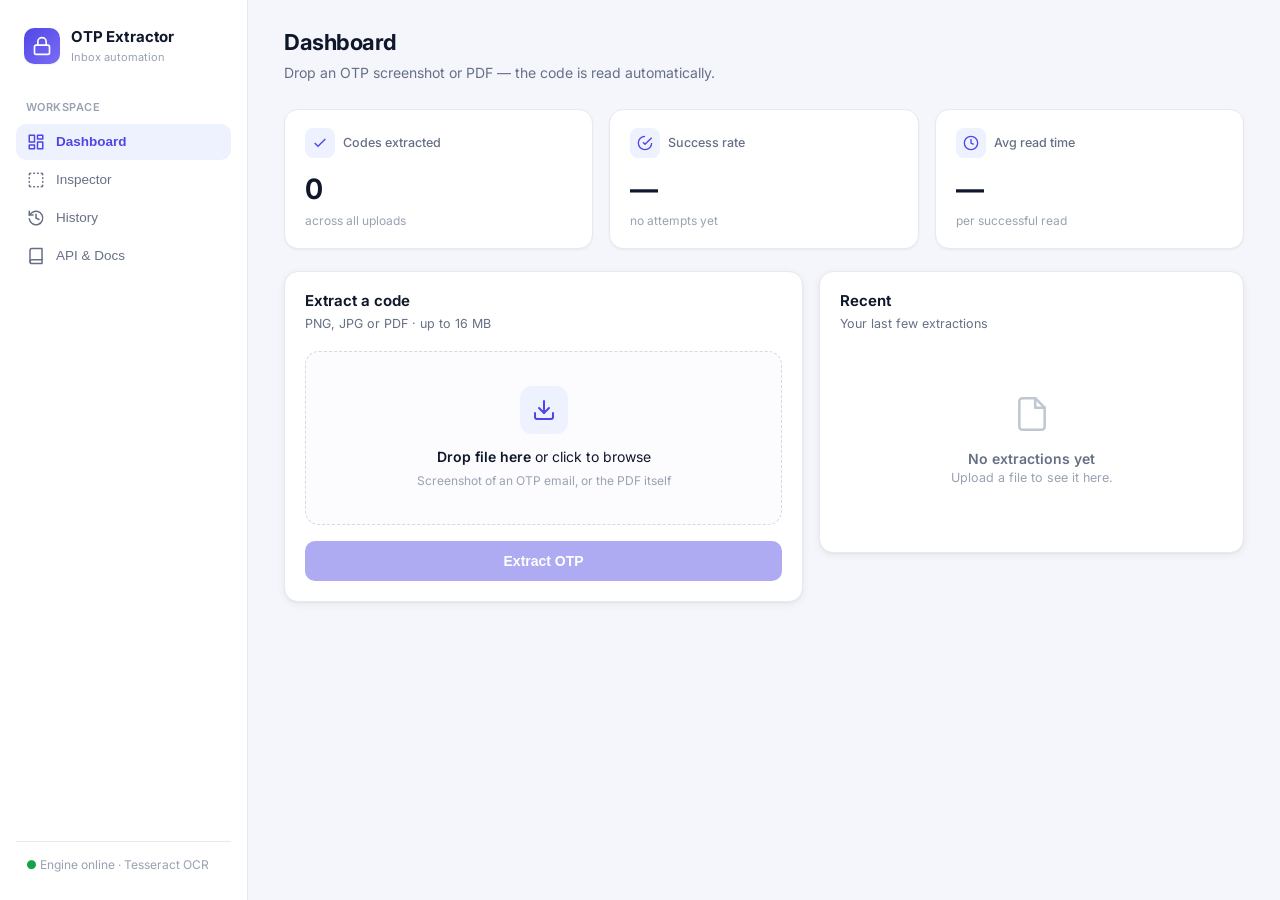
<file: static/index.html>
<!DOCTYPE html>
<html lang="en">
<head>
  <meta charset="UTF-8" />
  <meta name="viewport" content="width=device-width, initial-scale=1.0" />
  <title>OTP Extractor — Dashboard</title>
  <link rel="preconnect" href="https://fonts.googleapis.com" />
  <link href="https://fonts.googleapis.com/css2?family=Inter:wght@400;500;600;700;800&display=swap" rel="stylesheet" />
  <link rel="stylesheet" href="styles.css" />
</head>
<body>
  <div class="app">
    <!-- Sidebar -->
    <aside class="sidebar">
      <div class="brand">
        <div class="logo">
          <svg viewBox="0 0 24 24" fill="none" stroke="currentColor" stroke-width="2" stroke-linecap="round" stroke-linejoin="round"><rect x="3" y="11" width="18" height="11" rx="2"/><path d="M7 11V7a5 5 0 0 1 10 0v4"/></svg>
        </div>
        <div>
          <div class="name">OTP Extractor</div>
          <div class="tag">Inbox automation</div>
        </div>
      </div>

      <nav class="nav">
        <div class="nav-label">Workspace</div>
        <button class="nav-item active" data-view="dashboard">
          <svg viewBox="0 0 24 24" fill="none" stroke="currentColor" stroke-width="2" stroke-linecap="round" stroke-linejoin="round"><rect x="3" y="3" width="7" height="9"/><rect x="14" y="3" width="7" height="5"/><rect x="14" y="12" width="7" height="9"/><rect x="3" y="16" width="7" height="5"/></svg>
          Dashboard
        </button>
        <button class="nav-item" data-view="inspect">
          <svg viewBox="0 0 24 24" fill="none" stroke="currentColor" stroke-width="2" stroke-linecap="round" stroke-linejoin="round"><path d="M5 3a2 2 0 0 0-2 2"/><path d="M19 3a2 2 0 0 1 2 2"/><path d="M21 19a2 2 0 0 1-2 2"/><path d="M5 21a2 2 0 0 1-2-2"/><path d="M9 3h1"/><path d="M9 21h1"/><path d="M14 3h1"/><path d="M14 21h1"/><path d="M3 9v1"/><path d="M21 9v1"/><path d="M3 14v1"/><path d="M21 14v1"/></svg>
          Inspector
        </button>
        <button class="nav-item" data-view="history">
          <svg viewBox="0 0 24 24" fill="none" stroke="currentColor" stroke-width="2" stroke-linecap="round" stroke-linejoin="round"><path d="M3 3v5h5"/><path d="M3.05 13A9 9 0 1 0 6 5.3L3 8"/><path d="M12 7v5l4 2"/></svg>
          History
        </button>
        <button class="nav-item" data-view="docs">
          <svg viewBox="0 0 24 24" fill="none" stroke="currentColor" stroke-width="2" stroke-linecap="round" stroke-linejoin="round"><path d="M4 19.5A2.5 2.5 0 0 1 6.5 17H20"/><path d="M6.5 2H20v20H6.5A2.5 2.5 0 0 1 4 19.5v-15A2.5 2.5 0 0 1 6.5 2z"/></svg>
          API &amp; Docs
        </button>
      </nav>

      <div class="sidebar-foot">
        <span class="dot">●</span> Engine online · Tesseract OCR
      </div>
    </aside>

    <!-- Main -->
    <main class="main">
      <header class="topbar">
        <div>
          <h1 id="pageTitle">Dashboard</h1>
          <p id="pageSub">Drop an OTP screenshot or PDF — the code is read automatically.</p>
        </div>
      </header>

      <div class="content">
        <!-- DASHBOARD VIEW -->
        <section class="view active" data-view="dashboard">
          <div class="stats" id="statsRow">
            <div class="stat">
              <div class="k"><span class="ic"><svg viewBox="0 0 24 24" fill="none" stroke="currentColor" stroke-width="2"><path d="M20 6 9 17l-5-5"/></svg></span> Codes extracted</div>
              <div class="v" id="statTotal">0</div>
              <div class="sub">across all uploads</div>
            </div>
            <div class="stat">
              <div class="k"><span class="ic"><svg viewBox="0 0 24 24" fill="none" stroke="currentColor" stroke-width="2"><path d="M22 12A10 10 0 1 1 12 2"/><path d="M22 4 12 14.01l-3-3"/></svg></span> Success rate</div>
              <div class="v" id="statRate">—</div>
              <div class="sub" id="statRateSub">no attempts yet</div>
            </div>
            <div class="stat">
              <div class="k"><span class="ic"><svg viewBox="0 0 24 24" fill="none" stroke="currentColor" stroke-width="2"><circle cx="12" cy="12" r="10"/><path d="M12 6v6l4 2"/></svg></span> Avg read time</div>
              <div class="v" id="statAvg">—</div>
              <div class="sub">per successful read</div>
            </div>
          </div>

          <div class="grid">
            <!-- Extractor -->
            <div class="card">
              <div class="card-head">
                <h2>Extract a code</h2>
                <p>PNG, JPG or PDF · up to 16 MB</p>
              </div>
              <div class="card-body">
                <label class="drop" id="drop">
                  <div class="ic"><svg viewBox="0 0 24 24" fill="none" stroke="currentColor" stroke-width="2" stroke-linecap="round" stroke-linejoin="round"><path d="M21 15v4a2 2 0 0 1-2 2H5a2 2 0 0 1-2-2v-4"/><path d="m7 10 5 5 5-5"/><path d="M12 15V3"/></svg></div>
                  <div><strong>Drop file here</strong> or click to browse</div>
                  <div class="hint">Screenshot of an OTP email, or the PDF itself</div>
                  <input type="file" id="file" accept="image/*,.pdf" />
                </label>

                <div class="preview" id="preview">
                  <img id="previewImg" alt="preview" style="display:none" />
                  <div class="filebox" id="fileBox" style="display:none"><svg viewBox="0 0 24 24" fill="none" stroke="currentColor" stroke-width="2" stroke-linecap="round" stroke-linejoin="round"><path d="M14 2H6a2 2 0 0 0-2 2v16a2 2 0 0 0 2 2h12a2 2 0 0 0 2-2V8z"/><path d="M14 2v6h6"/></svg></div>
                  <div class="meta">
                    <div class="fn" id="fname"></div>
                    <div class="fs" id="fsize"></div>
                  </div>
                </div>

                <button class="btn" id="extractBtn" disabled>Extract OTP</button>

                <div class="result" id="result">
                  <div class="result-top">
                    <div>
                      <div class="lbl" id="resultLabel">Detected OTP</div>
                      <div class="otp" id="otp"></div>
                    </div>
                    <button class="copy" id="copyBtn">
                      <svg viewBox="0 0 24 24" fill="none" stroke="currentColor" stroke-width="2" stroke-linecap="round" stroke-linejoin="round"><rect x="9" y="9" width="13" height="13" rx="2"/><path d="M5 15H4a2 2 0 0 1-2-2V4a2 2 0 0 1 2-2h9a2 2 0 0 1 2 2v1"/></svg>
                      Copy
                    </button>
                  </div>
                  <div class="cands" id="cands" style="display:none">
                    <div class="ct">Candidates considered — the engine rejected the decoys and picked the labelled code:</div>
                    <div class="chips" id="chips"></div>
                  </div>
                  <div class="meta-row" id="metaRow" style="display:none"></div>
                </div>
              </div>
            </div>

            <!-- Recent -->
            <div class="card">
              <div class="card-head">
                <h2>Recent</h2>
                <p>Your last few extractions</p>
              </div>
              <div class="card-body" id="recentBody">
                <!-- filled by JS -->
              </div>
            </div>
          </div>
        </section>

        <!-- INSPECTOR VIEW -->
        <section class="view" data-view="inspect">
          <div class="card" style="margin-bottom:16px">
            <div class="card-head">
              <h2>Pipeline inspector</h2>
              <p>See the two stages separately — how predicting on the <b>cropped arrow-row</b> differs from predicting on the <b>full image</b>.</p>
            </div>
            <div class="card-body">
              <label class="drop" id="idrop">
                <div class="ic"><svg viewBox="0 0 24 24" fill="none" stroke="currentColor" stroke-width="2" stroke-linecap="round" stroke-linejoin="round"><path d="m21 21-4.3-4.3"/><circle cx="11" cy="11" r="8"/></svg></div>
                <div><strong>Drop an image</strong> or click to browse</div>
                <div class="hint">PNG or JPG · the inspector visualises each stage</div>
                <input type="file" id="ifile" accept="image/*" />
              </label>
              <button class="btn" id="inspectBtn" disabled>Run inspector</button>
            </div>
          </div>

          <div id="inspectOut" style="display:none">
            <!-- Stage 1: cropping -->
            <div class="stage-grid">
              <div class="card">
                <div class="card-head"><h2>1 · Cropping</h2><p id="cropDesc">Green arrow detected by colour → horizontal crop band</p></div>
                <div class="card-body" style="text-align:center">
                  <canvas id="origCanvas" class="insp-canvas"></canvas>
                  <div class="insp-legend">
                    <span><span class="sw sw-arrow"></span>Detected arrow</span>
                    <span><span class="sw sw-band"></span>Crop band</span>
                  </div>
                </div>
              </div>
              <div class="card">
                <div class="card-head"><h2>2 · Cropped row</h2><p>The strip fed to OCR — decoy rows removed</p></div>
                <div class="card-body" style="text-align:center">
                  <canvas id="cropCanvas" class="insp-canvas insp-strip"></canvas>
                  <div class="insp-legend" id="cropNote"></div>
                </div>
              </div>
            </div>

            <!-- Stage 2: prediction, two ways -->
            <div class="section-head" style="margin-top:6px"><h2>Prediction — two ways</h2></div>
            <div class="stage-grid">
              <div class="card insp-pred" id="predFull">
                <div class="card-head"><h2>On full image</h2><p>Whole image OCR'd at once</p></div>
                <div class="card-body">
                  <div class="insp-otp" id="fullOtp">—</div>
                  <div class="chips" id="fullChips"></div>
                </div>
              </div>
              <div class="card insp-pred" id="predCrop">
                <div class="card-head"><h2>On cropped row</h2><p>OCR of just the arrow strip</p></div>
                <div class="card-body">
                  <div class="insp-otp" id="cropOtp">—</div>
                  <div class="chips" id="cropChips"></div>
                </div>
              </div>
            </div>

            <!-- Final -->
            <div class="card insp-final" id="finalCard">
              <div class="card-body insp-final-body">
                <div>
                  <div class="lbl">Final result (merged)</div>
                  <div class="insp-final-otp" id="finalOtp">—</div>
                </div>
                <div class="insp-verdict" id="verdict"></div>
              </div>
            </div>
          </div>
        </section>

        <!-- HISTORY VIEW -->
        <section class="view" data-view="history">
          <div class="section-head">
            <h2>Extraction history</h2>
            <button class="btn-ghost" id="clearBtn">Clear history</button>
          </div>
          <div class="card">
            <div class="table-wrap">
              <table>
                <thead>
                  <tr><th>When</th><th>File</th><th>Result</th><th>Status</th><th>Time</th></tr>
                </thead>
                <tbody id="historyBody"></tbody>
              </table>
            </div>
          </div>
        </section>

        <!-- DOCS VIEW -->
        <section class="view" data-view="docs">
          <div class="grid">
            <div class="card">
              <div class="card-head"><h2>How it works</h2></div>
              <div class="card-body">
                <div class="steps">
                  <div class="step"><div class="n">1</div><div class="stx"><b>OCR the image</b><p>Tesseract reads every token and its position (sparse-text mode).</p></div></div>
                  <div class="step"><div class="n">2</div><div class="stx"><b>Collect candidates</b><p>Every 4–8 digit group becomes a candidate — including decoys.</p></div></div>
                  <div class="step"><div class="n">3</div><div class="stx"><b>Find the label</b><p>Locates the “OTP” / arrow marker and picks the digit group nearest it, biased rightward along the arrow.</p></div></div>
                  <div class="step"><div class="n">4</div><div class="stx"><b>Fallback pass</b><p>For low-contrast images it retries on a grayscale → upscale → denoise → threshold version.</p></div></div>
                </div>
              </div>
            </div>
            <div class="card">
              <div class="card-head"><h2>API</h2><p>Same endpoint the dashboard uses</p></div>
              <div class="card-body">
                <pre><span class="tok-c"># POST a file, get JSON back</span>
curl -X POST http://localhost:5000/extract \
  -F "file=@otp_sample.jpg"

<span class="tok-c"># → { "otp": "753050",</span>
<span class="tok-c">#     "candidates": ["753050","257181","045308"],</span>
<span class="tok-c">#     "rejected": ["257181","045308"],</span>
<span class="tok-c">#     "ms": 1240 }</span></pre>
              </div>
            </div>
          </div>
        </section>
      </div>
    </main>
  </div>

  <div class="toast" id="toast"></div>
  <script src="config.js"></script>
  <script src="app.js"></script>
</body>
</html>
</file>
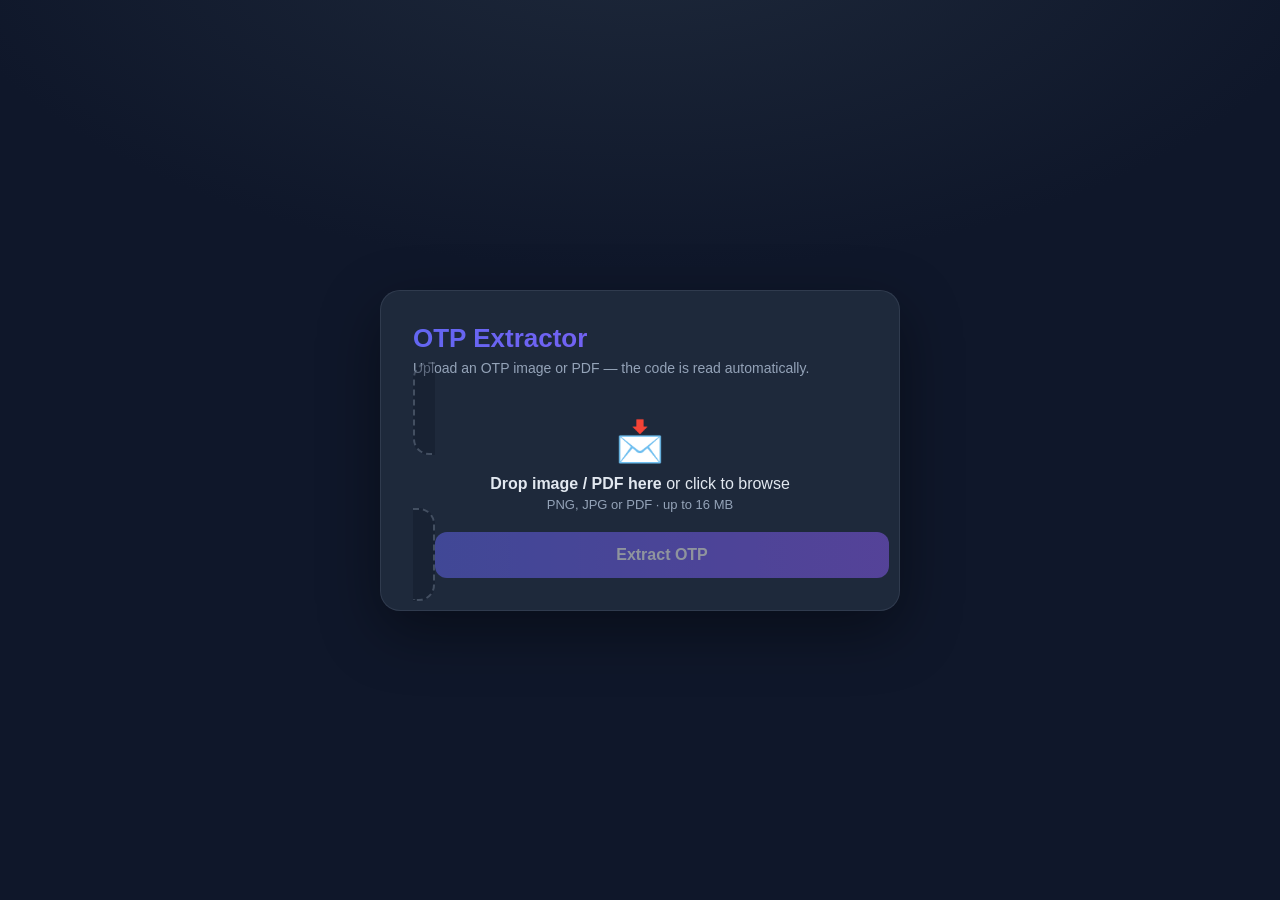
<file: templates/index.html>
<!DOCTYPE html>
<html lang="en">
<head>
  <meta charset="UTF-8" />
  <meta name="viewport" content="width=device-width, initial-scale=1.0" />
  <title>OTP Extractor</title>
  <style>
    :root {
      --bg: #0f172a;
      --card: #1e293b;
      --accent: #6366f1;
      --accent-2: #8b5cf6;
      --text: #e2e8f0;
      --muted: #94a3b8;
      --ok: #22c55e;
      --err: #ef4444;
    }
    * { box-sizing: border-box; margin: 0; padding: 0; }
    body {
      font-family: -apple-system, BlinkMacSystemFont, "Segoe UI", Roboto, sans-serif;
      background: radial-gradient(1200px 600px at 50% -10%, #1e293b 0%, var(--bg) 60%);
      color: var(--text);
      min-height: 100vh;
      display: flex;
      align-items: center;
      justify-content: center;
      padding: 24px;
    }
    .card {
      width: 100%;
      max-width: 520px;
      background: var(--card);
      border: 1px solid rgba(148, 163, 184, 0.15);
      border-radius: 20px;
      padding: 32px;
      box-shadow: 0 20px 60px rgba(0, 0, 0, 0.4);
    }
    .title {
      font-size: 26px;
      font-weight: 700;
      background: linear-gradient(90deg, var(--accent), var(--accent-2));
      -webkit-background-clip: text;
      background-clip: text;
      -webkit-text-fill-color: transparent;
      margin-bottom: 6px;
    }
    .subtitle { color: var(--muted); font-size: 14px; margin-bottom: 24px; }
    .drop {
      border: 2px dashed rgba(148, 163, 184, 0.35);
      border-radius: 16px;
      padding: 36px 20px;
      text-align: center;
      cursor: pointer;
      transition: all 0.2s ease;
      background: rgba(15, 23, 42, 0.4);
    }
    .drop:hover, .drop.drag { border-color: var(--accent); background: rgba(99, 102, 241, 0.08); }
    .drop .icon { font-size: 40px; margin-bottom: 10px; }
    .drop .hint { color: var(--muted); font-size: 13px; margin-top: 4px; }
    input[type=file] { display: none; }
    .preview {
      margin-top: 20px;
      display: none;
      text-align: center;
    }
    .preview img {
      max-width: 100%;
      max-height: 260px;
      border-radius: 12px;
      border: 1px solid rgba(148, 163, 184, 0.2);
    }
    .preview .fname { color: var(--muted); font-size: 13px; margin-top: 8px; }
    .btn {
      width: 100%;
      margin-top: 20px;
      padding: 14px;
      border: none;
      border-radius: 12px;
      font-size: 16px;
      font-weight: 600;
      color: white;
      background: linear-gradient(90deg, var(--accent), var(--accent-2));
      cursor: pointer;
      transition: transform 0.1s ease, opacity 0.2s ease;
    }
    .btn:hover { transform: translateY(-1px); }
    .btn:disabled { opacity: 0.5; cursor: not-allowed; transform: none; }
    .result {
      margin-top: 24px;
      display: none;
      text-align: center;
      padding: 24px;
      border-radius: 16px;
      background: rgba(15, 23, 42, 0.6);
      border: 1px solid rgba(148, 163, 184, 0.15);
    }
    .result .label { color: var(--muted); font-size: 13px; text-transform: uppercase; letter-spacing: 1px; }
    .result .otp {
      font-size: 44px;
      font-weight: 800;
      letter-spacing: 8px;
      margin: 12px 0;
      font-variant-numeric: tabular-nums;
      color: var(--ok);
    }
    .result.error .otp { color: var(--err); font-size: 18px; letter-spacing: 0; font-weight: 600; }
    .copy {
      margin-top: 8px;
      padding: 8px 18px;
      font-size: 13px;
      border: 1px solid rgba(148, 163, 184, 0.3);
      border-radius: 8px;
      background: transparent;
      color: var(--text);
      cursor: pointer;
    }
    .copy:hover { border-color: var(--accent); }
    .spinner {
      display: inline-block;
      width: 18px; height: 18px;
      border: 2px solid rgba(255,255,255,0.4);
      border-top-color: white;
      border-radius: 50%;
      animation: spin 0.7s linear infinite;
      vertical-align: middle;
    }
    @keyframes spin { to { transform: rotate(360deg); } }
  </style>
</head>
<body>
  <div class="card">
    <div class="title">OTP Extractor</div>
    <div class="subtitle">Upload an OTP image or PDF — the code is read automatically.</div>

    <label class="drop" id="drop">
      <div class="icon">📩</div>
      <div><strong>Drop image / PDF here</strong> or click to browse</div>
      <div class="hint">PNG, JPG or PDF · up to 16 MB</div>
      <input type="file" id="file" accept="image/*,.pdf" />
    </label>

    <div class="preview" id="preview">
      <img id="previewImg" alt="preview" />
      <div class="fname" id="fname"></div>
    </div>

    <button class="btn" id="extractBtn" disabled>Extract OTP</button>

    <div class="result" id="result">
      <div class="label" id="resultLabel">Detected OTP</div>
      <div class="otp" id="otp"></div>
      <button class="copy" id="copyBtn">Copy</button>
    </div>
  </div>

  <script>
    const drop = document.getElementById('drop');
    const fileInput = document.getElementById('file');
    const preview = document.getElementById('preview');
    const previewImg = document.getElementById('previewImg');
    const fname = document.getElementById('fname');
    const extractBtn = document.getElementById('extractBtn');
    const result = document.getElementById('result');
    const resultLabel = document.getElementById('resultLabel');
    const otpEl = document.getElementById('otp');
    const copyBtn = document.getElementById('copyBtn');
    let selectedFile = null;

    function setFile(file) {
      selectedFile = file;
      result.style.display = 'none';
      fname.textContent = file.name;
      if (file.type.startsWith('image/')) {
        const url = URL.createObjectURL(file);
        previewImg.src = url;
        previewImg.style.display = 'block';
      } else {
        previewImg.style.display = 'none';
      }
      preview.style.display = 'block';
      extractBtn.disabled = false;
    }

    drop.addEventListener('dragover', e => { e.preventDefault(); drop.classList.add('drag'); });
    drop.addEventListener('dragleave', () => drop.classList.remove('drag'));
    drop.addEventListener('drop', e => {
      e.preventDefault();
      drop.classList.remove('drag');
      if (e.dataTransfer.files.length) { fileInput.files = e.dataTransfer.files; setFile(e.dataTransfer.files[0]); }
    });
    fileInput.addEventListener('change', () => { if (fileInput.files.length) setFile(fileInput.files[0]); });

    extractBtn.addEventListener('click', async () => {
      if (!selectedFile) return;
      extractBtn.disabled = true;
      extractBtn.innerHTML = '<span class="spinner"></span> Extracting…';
      result.style.display = 'none';

      const fd = new FormData();
      fd.append('file', selectedFile);
      try {
        const res = await fetch('/extract', { method: 'POST', body: fd });
        const data = await res.json();
        if (res.ok) {
          result.classList.remove('error');
          resultLabel.textContent = 'Detected OTP';
          otpEl.textContent = data.otp;
          copyBtn.style.display = 'inline-block';
        } else {
          result.classList.add('error');
          resultLabel.textContent = 'Error';
          otpEl.textContent = data.error || 'Something went wrong';
          copyBtn.style.display = 'none';
        }
      } catch (err) {
        result.classList.add('error');
        resultLabel.textContent = 'Error';
        otpEl.textContent = 'Request failed';
        copyBtn.style.display = 'none';
      }
      result.style.display = 'block';
      extractBtn.disabled = false;
      extractBtn.textContent = 'Extract OTP';
    });

    copyBtn.addEventListener('click', () => {
      navigator.clipboard.writeText(otpEl.textContent);
      copyBtn.textContent = 'Copied!';
      setTimeout(() => copyBtn.textContent = 'Copy', 1500);
    });
  </script>
</body>
</html>
</file>
<file: static/styles.css>
/* OTP Extractor — clean light SaaS dashboard */
:root {
  --bg: #f5f6fb;
  --panel: #ffffff;
  --border: #e7e9f0;
  --border-strong: #d6d9e4;
  --text: #0f172a;
  --muted: #667085;
  --muted-2: #98a2b3;
  --accent: #4f46e5;
  --accent-hover: #4338ca;
  --accent-soft: #eef2ff;
  --ok: #15a34a;
  --ok-soft: #ecfdf3;
  --warn: #b54708;
  --warn-soft: #fffaeb;
  --err: #d92d20;
  --err-soft: #fef3f2;
  --shadow-sm: 0 1px 2px rgba(16, 24, 40, 0.05);
  --shadow: 0 2px 8px rgba(16, 24, 40, 0.06), 0 1px 2px rgba(16, 24, 40, 0.04);
  --shadow-lg: 0 16px 40px rgba(16, 24, 40, 0.10);
  --radius: 14px;
  --radius-sm: 10px;
  --sidebar: 248px;
}

* { box-sizing: border-box; margin: 0; padding: 0; }

body {
  font-family: "Inter", -apple-system, BlinkMacSystemFont, "Segoe UI", Roboto, sans-serif;
  background: var(--bg);
  color: var(--text);
  min-height: 100vh;
  -webkit-font-smoothing: antialiased;
  font-size: 14px;
  line-height: 1.5;
}

.app { display: flex; min-height: 100vh; }

/* ---------- Sidebar ---------- */
.sidebar {
  width: var(--sidebar);
  flex-shrink: 0;
  background: var(--panel);
  border-right: 1px solid var(--border);
  display: flex;
  flex-direction: column;
  padding: 22px 16px;
  position: sticky;
  top: 0;
  height: 100vh;
}
.brand {
  display: flex;
  align-items: center;
  gap: 11px;
  padding: 4px 8px 22px;
}
.brand .logo {
  width: 36px; height: 36px;
  border-radius: 10px;
  background: linear-gradient(135deg, var(--accent), #7c6cf6);
  display: grid;
  place-items: center;
  color: #fff;
  box-shadow: var(--shadow-sm);
}
.brand .logo svg { width: 20px; height: 20px; }
.brand .name { font-weight: 700; font-size: 15px; letter-spacing: -0.01em; }
.brand .tag { font-size: 11px; color: var(--muted-2); }

.nav { display: flex; flex-direction: column; gap: 2px; }
.nav-label {
  font-size: 11px; font-weight: 600; letter-spacing: 0.04em;
  text-transform: uppercase; color: var(--muted-2);
  padding: 12px 10px 6px;
}
.nav-item {
  display: flex; align-items: center; gap: 11px;
  padding: 9px 11px;
  border-radius: var(--radius-sm);
  color: var(--muted);
  font-weight: 500;
  cursor: pointer;
  border: none; background: none; width: 100%; text-align: left;
  font-size: 13.5px;
  transition: background 0.15s, color 0.15s;
}
.nav-item svg { width: 18px; height: 18px; flex-shrink: 0; }
.nav-item:hover { background: #f6f7fb; color: var(--text); }
.nav-item.active { background: var(--accent-soft); color: var(--accent); font-weight: 600; }

.sidebar-foot {
  margin-top: auto;
  padding: 14px 10px 4px;
  border-top: 1px solid var(--border);
  font-size: 12px;
  color: var(--muted-2);
}
.sidebar-foot .dot { color: var(--ok); }

/* ---------- Main ---------- */
.main { flex: 1; min-width: 0; }
.topbar {
  padding: 26px 36px 18px;
  display: flex;
  align-items: flex-end;
  justify-content: space-between;
  gap: 16px;
}
.topbar h1 { font-size: 22px; font-weight: 700; letter-spacing: -0.02em; }
.topbar p { color: var(--muted); margin-top: 3px; }
.content { padding: 8px 36px 48px; max-width: 1080px; }

.view { display: none; }
.view.active { display: block; animation: fade 0.25s ease; }
@keyframes fade { from { opacity: 0; transform: translateY(4px); } to { opacity: 1; transform: none; } }

/* ---------- Stat cards ---------- */
.stats { display: grid; grid-template-columns: repeat(3, 1fr); gap: 16px; margin-bottom: 22px; }
.stat {
  background: var(--panel);
  border: 1px solid var(--border);
  border-radius: var(--radius);
  padding: 18px 20px;
  box-shadow: var(--shadow-sm);
}
.stat .k { display: flex; align-items: center; gap: 8px; color: var(--muted); font-size: 12.5px; font-weight: 500; }
.stat .k .ic { width: 30px; height: 30px; border-radius: 8px; display: grid; place-items: center; background: var(--accent-soft); color: var(--accent); }
.stat .k .ic svg { width: 16px; height: 16px; }
.stat .v { font-size: 28px; font-weight: 700; margin-top: 10px; letter-spacing: -0.02em; font-variant-numeric: tabular-nums; }
.stat .sub { font-size: 12px; color: var(--muted-2); margin-top: 2px; }

/* ---------- Cards ---------- */
.grid { display: grid; grid-template-columns: 1.1fr 0.9fr; gap: 16px; align-items: start; }
@media (max-width: 880px) { .grid { grid-template-columns: 1fr; } .stats { grid-template-columns: 1fr; } .sidebar { display: none; } }

.card {
  background: var(--panel);
  border: 1px solid var(--border);
  border-radius: var(--radius);
  box-shadow: var(--shadow);
  overflow: hidden;
}
.card-head { padding: 18px 20px 0; }
.card-head h2 { font-size: 15px; font-weight: 650; }
.card-head p { color: var(--muted); font-size: 12.5px; margin-top: 2px; }
.card-body { padding: 18px 20px 20px; }

/* ---------- Dropzone ---------- */
.drop {
  border: 1.5px dashed var(--border-strong);
  border-radius: var(--radius);
  padding: 34px 20px;
  text-align: center;
  cursor: pointer;
  transition: border-color 0.18s, background 0.18s;
  background: #fcfcfe;
  display: block;
}
.drop:hover, .drop.drag { border-color: var(--accent); background: var(--accent-soft); }
.drop .ic {
  width: 48px; height: 48px; margin: 0 auto 12px;
  border-radius: 12px; background: var(--accent-soft); color: var(--accent);
  display: grid; place-items: center;
}
.drop .ic svg { width: 24px; height: 24px; }
.drop strong { font-weight: 600; }
.drop .hint { color: var(--muted-2); font-size: 12px; margin-top: 5px; }
input[type=file] { display: none; }

.preview { margin-top: 16px; display: none; align-items: center; gap: 14px; padding: 12px; background: #f8f9fc; border: 1px solid var(--border); border-radius: var(--radius-sm); }
.preview img { width: 72px; height: 72px; object-fit: cover; border-radius: 8px; border: 1px solid var(--border); background: #fff; }
.preview .filebox { width: 72px; height: 72px; border-radius: 8px; display: grid; place-items: center; background: var(--accent-soft); color: var(--accent); flex-shrink: 0; }
.preview .filebox svg { width: 28px; height: 28px; }
.preview .meta { min-width: 0; }
.preview .meta .fn { font-weight: 600; font-size: 13px; white-space: nowrap; overflow: hidden; text-overflow: ellipsis; }
.preview .meta .fs { color: var(--muted-2); font-size: 12px; }

.btn {
  width: 100%; margin-top: 16px;
  padding: 12px 16px;
  border: none; border-radius: var(--radius-sm);
  font-size: 14px; font-weight: 600; color: #fff;
  background: var(--accent);
  cursor: pointer;
  display: inline-flex; align-items: center; justify-content: center; gap: 8px;
  transition: background 0.15s, opacity 0.15s, transform 0.08s;
}
.btn:hover:not(:disabled) { background: var(--accent-hover); }
.btn:active:not(:disabled) { transform: translateY(1px); }
.btn:disabled { opacity: 0.45; cursor: not-allowed; }

.btn-ghost {
  background: var(--panel); color: var(--text);
  border: 1px solid var(--border-strong);
  padding: 8px 14px; border-radius: var(--radius-sm);
  font-size: 13px; font-weight: 600; cursor: pointer; width: auto; margin: 0;
}
.btn-ghost:hover { background: #f6f7fb; }

.spinner {
  width: 16px; height: 16px;
  border: 2px solid rgba(255,255,255,0.45);
  border-top-color: #fff; border-radius: 50%;
  animation: spin 0.7s linear infinite;
}
@keyframes spin { to { transform: rotate(360deg); } }

/* ---------- Result ---------- */
.result { margin-top: 16px; display: none; border-radius: var(--radius); border: 1px solid var(--border); overflow: hidden; }
.result.ok { border-color: #b7e4c7; }
.result.err { border-color: #fda29b; }
.result-top { padding: 18px 20px; display: flex; align-items: center; justify-content: space-between; gap: 12px; }
.result.ok .result-top { background: var(--ok-soft); }
.result.err .result-top { background: var(--err-soft); }
.result .lbl { font-size: 11px; text-transform: uppercase; letter-spacing: 0.06em; color: var(--muted); font-weight: 600; }
.result .otp { font-size: 34px; font-weight: 800; letter-spacing: 6px; font-variant-numeric: tabular-nums; color: var(--ok); line-height: 1.1; margin-top: 4px; }
.result.err .otp { font-size: 16px; letter-spacing: 0; color: var(--err); font-weight: 600; }
.copy { display: inline-flex; align-items: center; gap: 6px; padding: 9px 14px; border-radius: 9px; border: 1px solid var(--border-strong); background: #fff; color: var(--text); font-size: 13px; font-weight: 600; cursor: pointer; }
.copy:hover { border-color: var(--accent); color: var(--accent); }
.copy svg { width: 15px; height: 15px; }

.cands { padding: 14px 20px; border-top: 1px solid var(--border); background: #fff; }
.cands .ct { font-size: 12px; color: var(--muted); margin-bottom: 8px; }
.chips { display: flex; flex-wrap: wrap; gap: 7px; }
.chip { font-variant-numeric: tabular-nums; font-size: 13px; font-weight: 600; padding: 5px 11px; border-radius: 8px; border: 1px solid var(--border); background: #f8f9fc; color: var(--muted); }
.chip.picked { background: var(--ok-soft); color: var(--ok); border-color: #b7e4c7; }
.chip.picked::before { content: "✓ "; }
.meta-row { display: flex; gap: 14px; padding: 12px 20px; border-top: 1px solid var(--border); font-size: 12px; color: var(--muted-2); background: #fff; }
.meta-row b { color: var(--text); font-weight: 600; }

/* ---------- Table ---------- */
.table-wrap { overflow-x: auto; }
table { width: 100%; border-collapse: collapse; font-size: 13px; }
thead th { text-align: left; padding: 11px 16px; color: var(--muted); font-weight: 600; font-size: 11.5px; text-transform: uppercase; letter-spacing: 0.04em; border-bottom: 1px solid var(--border); background: #fbfbfd; }
tbody td { padding: 12px 16px; border-bottom: 1px solid var(--border); }
tbody tr:last-child td { border-bottom: none; }
tbody tr:hover { background: #fafbff; }
.mono { font-variant-numeric: tabular-nums; font-weight: 600; }
.pill { display: inline-flex; align-items: center; gap: 5px; padding: 3px 9px; border-radius: 20px; font-size: 11.5px; font-weight: 600; }
.pill.ok { background: var(--ok-soft); color: var(--ok); }
.pill.none { background: var(--warn-soft); color: var(--warn); }
.pill.err { background: var(--err-soft); color: var(--err); }
.pill .d { width: 6px; height: 6px; border-radius: 50%; background: currentColor; }
.ftype { display: inline-flex; align-items: center; gap: 7px; color: var(--muted); }
.ftype svg { width: 15px; height: 15px; }

.empty { padding: 44px 20px; text-align: center; color: var(--muted-2); }
.empty svg { width: 38px; height: 38px; margin-bottom: 10px; opacity: 0.6; }

.recent-item { display: flex; align-items: center; justify-content: space-between; gap: 10px; padding: 11px 0; border-bottom: 1px solid var(--border); }
.recent-item:last-child { border-bottom: none; }
.recent-item .ri-l { display: flex; align-items: center; gap: 10px; min-width: 0; }
.recent-item .ri-l .fn { font-size: 13px; font-weight: 500; white-space: nowrap; overflow: hidden; text-overflow: ellipsis; max-width: 180px; }
.recent-item .ts { color: var(--muted-2); font-size: 12px; }

.section-head { display: flex; align-items: center; justify-content: space-between; margin-bottom: 14px; }
.section-head h2 { font-size: 16px; font-weight: 650; }

/* ---------- Docs ---------- */
.steps { display: grid; gap: 12px; }
.step { display: flex; gap: 13px; align-items: flex-start; }
.step .n { width: 26px; height: 26px; border-radius: 8px; background: var(--accent-soft); color: var(--accent); display: grid; place-items: center; font-weight: 700; font-size: 13px; flex-shrink: 0; }
.step .stx b { font-weight: 600; }
.step .stx p { color: var(--muted); font-size: 13px; margin-top: 1px; }
pre { background: #0f172a; color: #e2e8f0; padding: 16px 18px; border-radius: var(--radius-sm); overflow-x: auto; font-size: 12.5px; line-height: 1.6; font-family: "SF Mono", "Cascadia Code", Consolas, monospace; }
pre .tok-c { color: #94a3b8; }
.toast { position: fixed; bottom: 22px; left: 50%; transform: translateX(-50%) translateY(20px); background: var(--text); color: #fff; padding: 10px 18px; border-radius: 10px; font-size: 13px; font-weight: 500; box-shadow: var(--shadow-lg); opacity: 0; pointer-events: none; transition: opacity 0.2s, transform 0.2s; }
.toast.show { opacity: 1; transform: translateX(-50%) translateY(0); }

/* ---------- Inspector ---------- */
.stage-grid { display: grid; grid-template-columns: 1fr 1fr; gap: 16px; margin-bottom: 16px; align-items: start; }
@media (max-width: 880px) { .stage-grid { grid-template-columns: 1fr; } }
.insp-canvas { max-width: 100%; border: 1px solid var(--border); border-radius: var(--radius-sm); background: #fff; }
.insp-strip { width: 100%; }
.insp-legend { display: flex; justify-content: center; gap: 18px; margin-top: 12px; font-size: 12px; color: var(--muted); }
.insp-legend .sw { display: inline-block; width: 12px; height: 12px; border-radius: 3px; margin-right: 6px; vertical-align: -1px; }
.sw-arrow { background: rgba(21, 163, 74, 0.25); border: 1.5px solid var(--ok); }
.sw-band { background: rgba(79, 70, 229, 0.14); border: 1.5px solid var(--accent); }
.insp-pred .insp-otp { font-size: 30px; font-weight: 800; letter-spacing: 5px; font-variant-numeric: tabular-nums; color: var(--text); margin-bottom: 12px; }
.insp-pred.hit { border-color: #b7e4c7; }
.insp-pred.hit .insp-otp { color: var(--ok); }
.insp-pred.miss .insp-otp { color: var(--muted-2); }
.insp-final { background: linear-gradient(180deg, #fff, #fafaff); }
.insp-final-body { display: flex; align-items: center; justify-content: space-between; gap: 16px; }
.insp-final-otp { font-size: 36px; font-weight: 800; letter-spacing: 7px; font-variant-numeric: tabular-nums; color: var(--ok); margin-top: 4px; }
.insp-verdict { font-size: 13px; font-weight: 600; padding: 8px 14px; border-radius: 10px; text-align: right; max-width: 320px; }
.insp-verdict.win { background: var(--ok-soft); color: var(--ok); }
.insp-verdict.same { background: var(--accent-soft); color: var(--accent); }
.insp-verdict.none { background: var(--warn-soft); color: var(--warn); }
</file>
